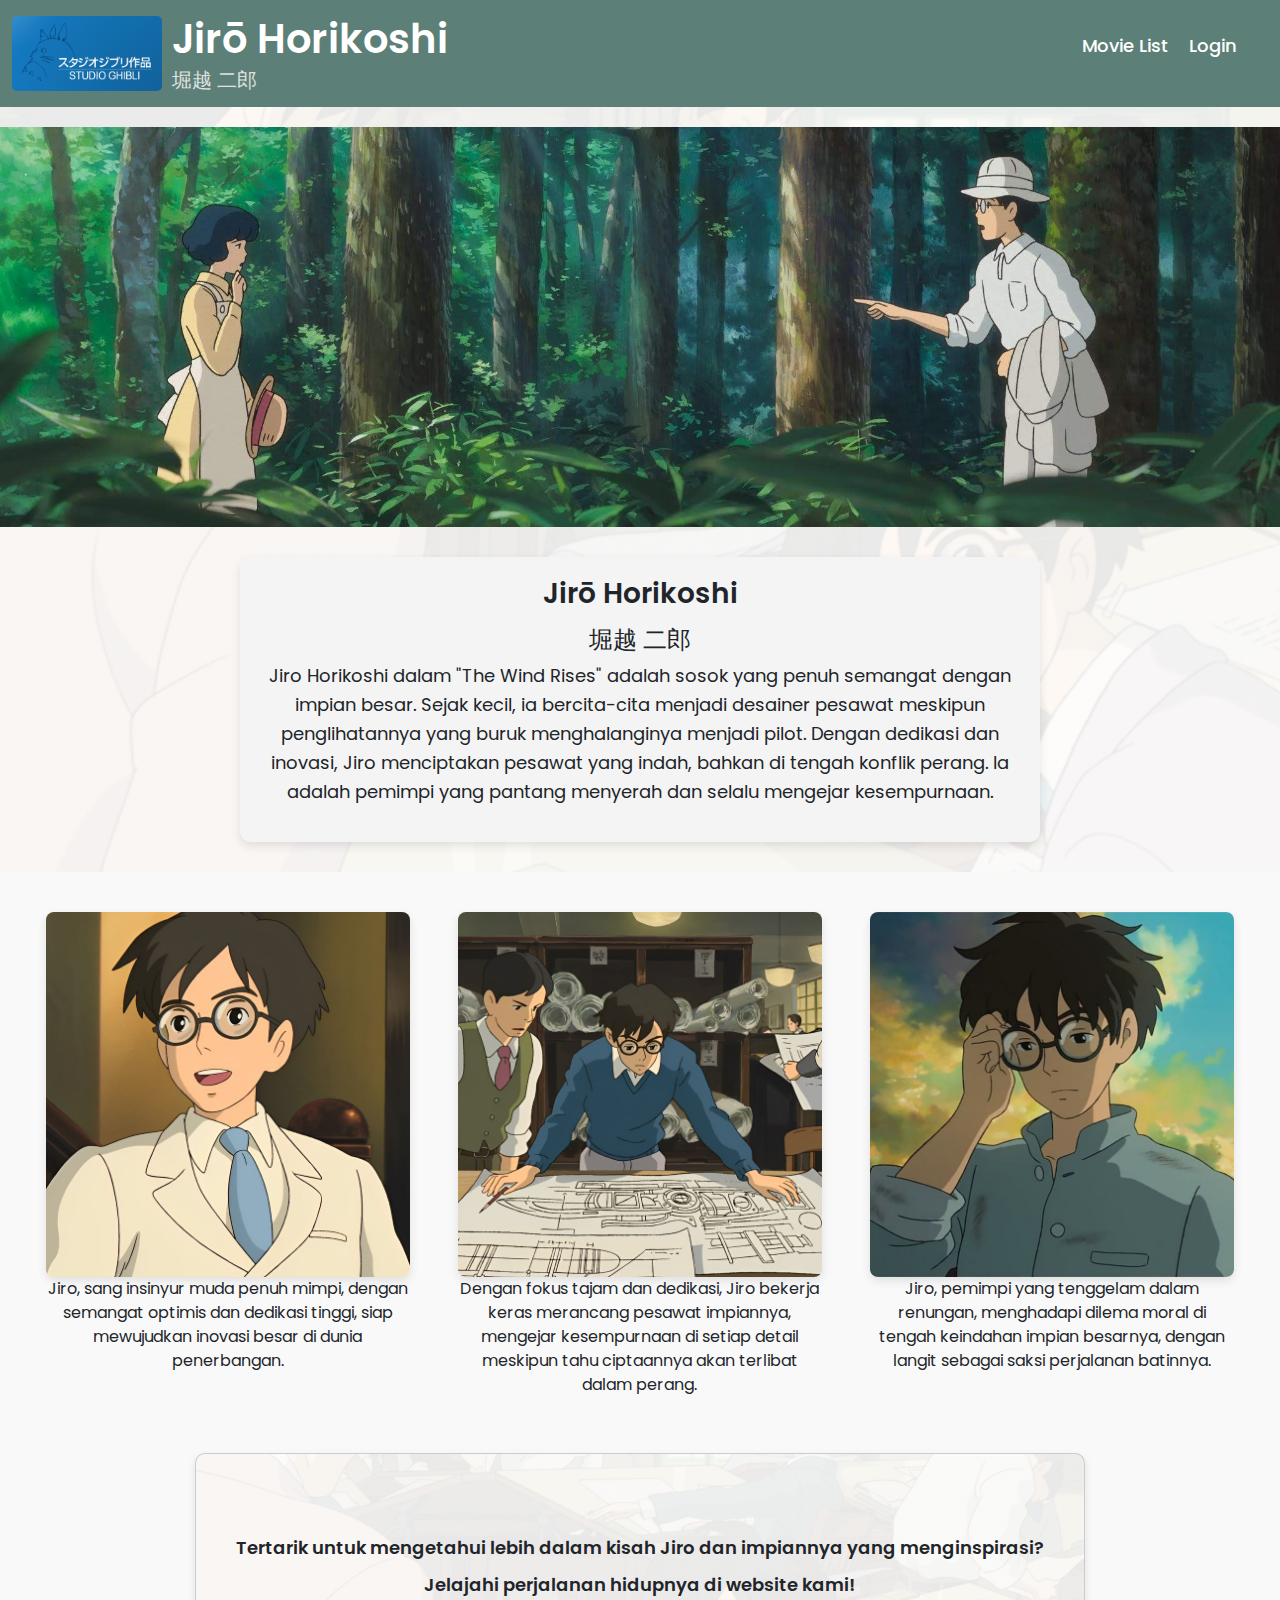
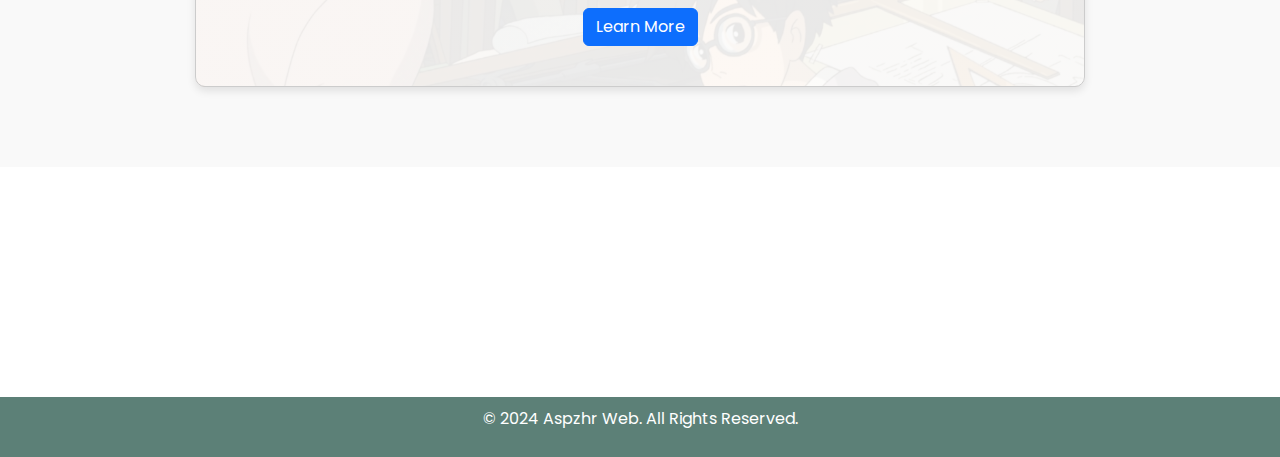
<file: index.html>
<!DOCTYPE html>
<html lang="en">
<head>
    <meta charset="UTF-8">
    <meta name="viewport" content="width=device-width, initial-scale=1.0">
    <!-- Menambahkan link Google Fonts untuk Poppins -->
    <link href="https://fonts.googleapis.com/css2?family=Poppins:wght@300;400;500;600;700&display=swap" rel="stylesheet">
    <link rel="stylesheet" href="https://cdnjs.cloudflare.com/ajax/libs/bootstrap/5.3.3/css/bootstrap.min.css" />
    <link rel="stylesheet" href="styles.css">
    <title>Jiro</title>
</head>
<body>
    <header>
        <div class="container-fluid">
            <!-- Ikon hamburger -->
            <div class="humburger" onclick="toggleMenu()">
                &#9776; <!-- Ikon hamburger (3 garis) -->
            </div>
            <div class="logo-title">
                <img src="img/logo ghibli.jpg" alt="Logo Jiro" class="logo"> 
                <div>
                    <h1>Jirō Horikoshi</h1>
                    <h2>堀越 二郎</h2>
                </div>
            </div>
            <nav>
                <ul id="nav-list">
                    <li><a href="./table.html">Movie List</a></li>
                    <li><a href="./login.html">Login</a></li>
                </ul>
            </nav>            
        </div>
    </header>

    <!-- Gambar Cover Statis -->
    <div class="cover-image">
        <img src="img/img1 lsc.jpg" alt="Castle in the Sky">
    </div>

    <main>
        <!-- About the Film Section -->
        <section class="about-film">
            <h3>Jirō Horikoshi</h3>
            <h4>堀越 二郎</h4>
            <p>Jiro Horikoshi dalam "The Wind Rises" adalah sosok yang penuh semangat dengan impian besar. Sejak kecil, ia bercita-cita menjadi desainer pesawat meskipun penglihatannya yang buruk menghalanginya menjadi pilot. Dengan dedikasi dan inovasi, Jiro menciptakan pesawat yang indah, bahkan di tengah konflik perang. Ia adalah pemimpi yang pantang menyerah dan selalu mengejar kesempurnaan.</p>
        </section>

        <!-- Tambahan 3 gambar dengan bacaan -->
        <section class="extra-info">
            <div class="image-container">
                <div class="image-box">
                    <img src="img/img6.jpeg" alt="Info 1">
                    <p>Jiro, sang insinyur muda penuh mimpi, dengan semangat optimis dan dedikasi tinggi, siap mewujudkan inovasi besar di dunia penerbangan.</p>
                </div>
                <div class="image-box">
                    <img src="img/img7.jpeg" alt="Info 2">
                    <p>Dengan fokus tajam dan dedikasi, Jiro bekerja keras merancang pesawat impiannya, mengejar kesempurnaan di setiap detail meskipun tahu ciptaannya akan terlibat dalam perang.</p>
                </div>
                <div class="image-box">
                    <img src="img/img8.jpeg" alt="Info 3">
                    <p>Jiro, pemimpi yang tenggelam dalam renungan, menghadapi dilema moral di tengah keindahan impian besarnya, dengan langit sebagai saksi perjalanan batinnya.</p>
                </div>
            </div>
            <!-- Box for Ayok Login -->
            <div class="login-container">
                <div class="call-to-action">
                    <p>Tertarik untuk mengetahui lebih dalam kisah Jiro dan impiannya yang menginspirasi?</p>
                    <p>Jelajahi perjalanan hidupnya di website kami!</p>
                    <a href="login.html" class="btn btn-primary">Learn More</a>
                </div>
            </div>
        </section>
    </main>
    
    <footer>
        <p>&copy; 2024 Aspzhr Web. All Rights Reserved.</p>
    </footer>

    <script>
        // JavaScript untuk toggle menu
        function toggleMenu() {
            var navList = document.getElementById("nav-list");
            navList.classList.toggle("active");
        }
    </script>
    
</body>
</html>
</file>
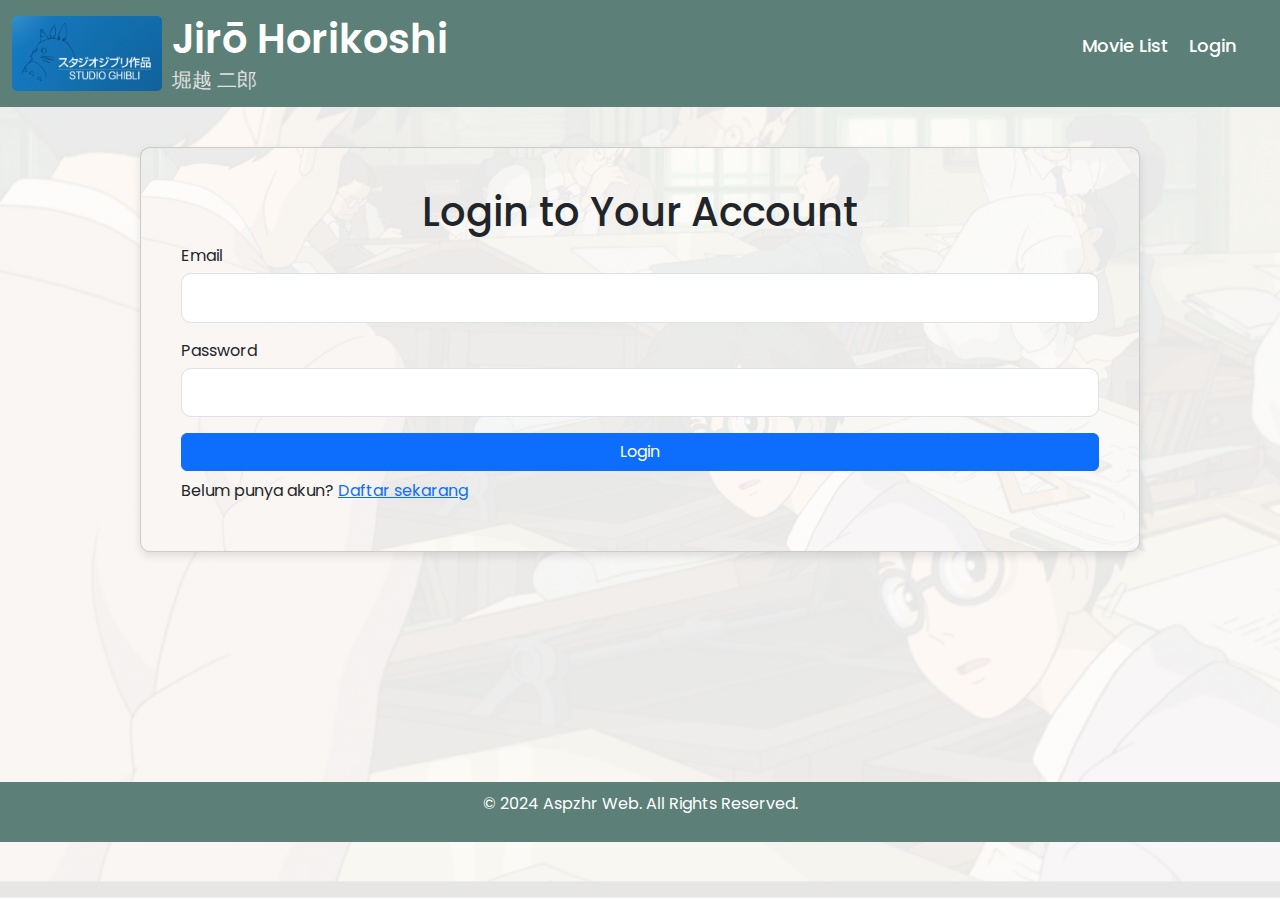
<file: login.html>
<!DOCTYPE html>
<html lang="en">
<head>
    <meta charset="UTF-8">
    <meta name="viewport" content="width=device-width, initial-scale=1.0">
    <link href="https://fonts.googleapis.com/css2?family=Poppins:wght@300;400;500;600;700&display=swap" rel="stylesheet">
    <link rel="stylesheet" href="https://cdnjs.cloudflare.com/ajax/libs/bootstrap/5.3.3/css/bootstrap.min.css" />
    <link rel="stylesheet" href="styles.css">
    <title>Login</title>
</head>
<body>
    <header>
        <div class="container-fluid">
            <!-- Ikon hamburger -->
            <div class="humburger" onclick="toggleMenu()">
                &#9776; <!-- Ikon hamburger (3 garis) -->
            </div>
            <div class="logo-title">
                <img src="img/logo ghibli.jpg" alt="Logo Jiro" class="logo"> 
                <div>
                    <h1>Jirō Horikoshi</h1>
                    <h2>堀越 二郎</h2>
                </div>
            </div>
            <nav>
                <ul id="nav-list">
                    <li><a href="./table.html">Movie List</a></li>
                    <li><a href="./login.html">Login</a></li>
                </ul>
            </nav>            
        </div>
    </header>

    <div class="login-container login-page">
        <div class="form-frame">
            <h1 class="text-center">Login to Your Account</h1>
            <form class="vstack gap-3" action="./login.php" method="post">
                <div>
                    <label for="email">Email</label>
                    <input class="form-control" type="email" id="email" name="email" required>
                </div>

                <div>
                    <label for="password">Password</label> <br>
                    <input class="form-control" type="password" id="password" name="password" required>
                </div>

                <button type="submit" class="btn btn-primary">Login</button>
            </form>
            <p class="my-2">Belum punya akun? <a href="register.html">Daftar sekarang</a></p>
        </div>
    </div>

    <footer>
        <p>&copy; 2024 Aspzhr Web. All Rights Reserved.</p>
    </footer>
    
</body>
</html>
</file>
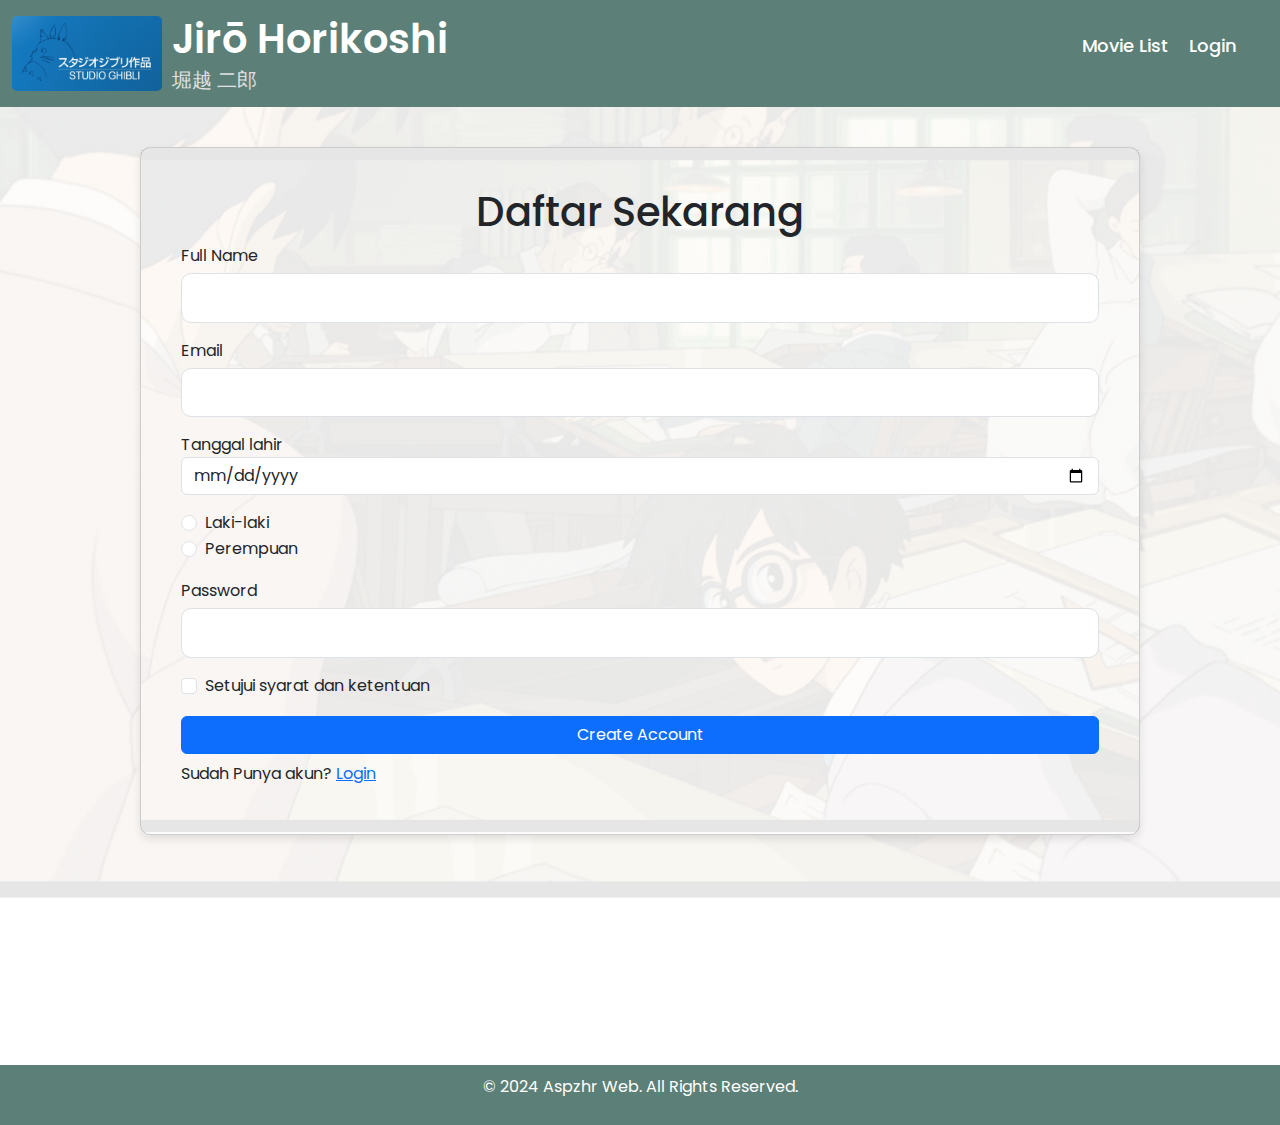
<file: register.html>
<!DOCTYPE html>
<html lang="en">
<head>
    <meta charset="UTF-8">
    <meta name="viewport" content="width=device-width, initial-scale=1.0">
    <link href="https://fonts.googleapis.com/css2?family=Poppins:wght@300;400;500;600;700&display=swap" rel="stylesheet">
    <link rel="stylesheet" href="https://cdnjs.cloudflare.com/ajax/libs/bootstrap/5.3.3/css/bootstrap.min.css" />
    <link rel="stylesheet" href="styles.css">
    <title>Register</title>
</head>
<body>
    <header>
        <div class="container-fluid">
            <!-- Ikon hamburger -->
            <div class="humburger" onclick="toggleMenu()">
                &#9776; <!-- Ikon hamburger (3 garis) -->
            </div>
            <div class="logo-title">
                <img src="img/logo ghibli.jpg" alt="Logo Jiro" class="logo"> 
                <div>
                    <h1>Jirō Horikoshi</h1>
                    <h2>堀越 二郎</h2>
                </div>
            </div>
            <nav>
                <ul id="nav-list">
                    <li><a href="./table.html">Movie List</a></li>
                    <li><a href="./login.html">Login</a></li>
                </ul>
            </nav>            
        </div>
    </header>

    <div class="login-container register-page">
        <div class="form-frame">
            <h1 class="text-center">Daftar Sekarang</h1>
            <form class="vstack gap-3" method="post" action="./register.php">
                <div>
                    <label for="fullname">Full Name</label>
                    <input class="form-control" type="text" id="fullname" name="fullname" required>
                </div>
                <div>
                    <label for="email">Email</label>
                    <input class="form-control" type="email" id="email" name="email" required>
                </div>
                <div>
                    <label for="date">Tanggal lahir</label>
                    <input class="form-control" type="date" id="birth" name="birth" required>
                </div>
                <div>
                    <div class="form-check">
                        <input class="form-check-input" name="gender" type="radio" value="male" id="male">
                        <label class="form-check-label" for="male">
                            Laki-laki
                        </label>
                    </div>
                    <div class="form-check">
                        <input class="form-check-input" name="gender" type="radio" value="female" id="female">
                        <label class="form-check-label" for="female">
                            Perempuan
                        </label>
                    </div>
                </div>
                <div>
                    <label for="password">Password</label> <br>
                    <input class="form-control" type="password" id="password" name="password" required>
                </div>
                <div class="form-check form-check-lg">
                    <input class="form-check-input" name="confirm" type="checkbox" value="female" id="female">
                    <label class="form-check-label" for="female">
                        Setujui syarat dan ketentuan
                    </label>
                </div>
                <button type="submit" class="btn btn-primary">Create Account</button>
            </form>
            <p class="my-2">Sudah Punya akun? <a href="./login.html">Login</a></p>
        </div>
    </div>

    <footer>
        <p>&copy; 2024 Aspzhr Web. All Rights Reserved.</p>
    </footer>

    <script src="./register.js"></script>
    
</body>
</html>
</file>
<file: styles.css>
body {
    font-family: 'Poppins', sans-serif;
    margin: 0;
    padding: 0;
    background: linear-gradient(
        rgba(255, 255, 255, 0.9),
        rgba(255, 255, 255, 0.9)
    ), url('img/img2\ lsc.png'); /* Gambar latar belakang */
    background-size: cover;
    background-repeat: no-repeat;
    background-attachment: fixed;
}

header {
    background-color: #5c8077;
    color: white;
    padding: 15px 0;
    position: relative;
    z-index: 10;
}

.logo-title {
    display: flex;
    align-items: center;
    gap:10px;
}

.logo {
    width: 150px;
    height: auto;
    border-radius: 5px;
    align-items: flex-start;
}

.title-text {
    display: flex;
    flex-direction: column;
    align-items: flex-start;
}

.humburger {
    display: none;
    font-size: 32px;
    cursor: pointer;
    color: white;
    background-color: transparent;
    border: none;
    padding: 10px;
    z-index: 20;
    position: absolute;
    top: 15px;
    right: 20px;
}

.humburger:hover {
    color: #e0e0e0;
}

.about-film, .extra-info{
    background-color: rgba(244, 244, 244, 0.9);
}

.login-box {
    background-color:rgba(255, 87, 51, 0.9);
}

.login-button {
    font-size: 25px;
    padding: 5px 10px;
    border-radius: 10px;
    background-color: #4b6a61;
    color: #ccc;
    margin-top: 10px;
}

.create-button {
    font-size: 25px;
    padding: 5px 10px;
    border-radius: 10px;
    background-color: #4b6a61;
    color: #ccc;
    margin-top: 10px;
}

#fullname, #email, #password {
    font-size: 25px;
    padding: 5px 5px;
    margin-top: 5px;
    border-radius: 10px;
}

header .container-fluid {
    display: flex;
    justify-content: space-between;
    align-items: center;
    width: 100%;
}

header h1 {
    margin: 0;
    font-weight: 600;
}

header h2 {
    margin: 0;
    font-weight: 400;
    font-size: 20px;
    color: #e0e0e0;
    margin-top: 5px;
}

nav {
    margin: 0 2rem;
}
nav ul {
    list-style: none;
    display: flex;
    gap: 20px;
}

nav ul li a {
    color: white;
    text-decoration: none;
    font-size: 18px;
    font-weight: 500;
}

/* Cover Image */
.cover-image {
    width: 100%;
    max-width: auto; /* Ukuran lebar gambar diubah menjadi 1000px */
    margin: 20px auto;
    max-height: 400px; /* Meningkatkan tinggi maksimum gambar */
    overflow: hidden;
    display: flex;
    justify-content: center;
    align-items: center;
}

.cover-image img {
    width: 100%;
    height: auto;
    max-height: 400px;
    object-fit: cover;
    border-radius: 0px;
    box-shadow: 0 4px 8px rgba(0, 0, 0, 0.1);
}

/* About the Film Box */
.about-film {
    max-width: 800px;
    margin: 30px auto;
    padding: 20px;
    background-color: #f4f4f4;
    border-radius: 10px;
    box-shadow: 0 4px 10px rgba(0, 0, 0, 0.1);
    text-align: center;
}

.about-film h3 {
    font-size: 28px;
    margin-bottom: 15px;
    font-weight: 600;
}

.about-film p {
    font-size: 18px;
    line-height: 1.6;
    font-weight: 400;
}

/* Extra info section */
.extra-info {
    display: flex;
    flex-direction: column;
    align-items: center;
    padding: 40px 0;
    background-color: #f9f9f9;
}

.image-container {
    display: flex;
    justify-content: space-around;
    width: 95%;
    margin: auto;
    flex-wrap: wrap;
    gap: 20px;
}

.image-box {
    flex: 1;
    max-width: 30%;
    text-align: center;
}

.image-box img {
    width: 100%;
    border-radius: 8px;
    box-shadow: 0 4px 10px rgba(0, 0, 0, 0.1);
}

.login-container {
    max-width: 1000px; /* Atur lebar maksimum */
    margin: 40px auto; /* Jarak atas dan bawah serta pusatkan */
    padding: 40px; /* Padding di dalam box */
    background-color: #f4f4f4; /* Warna latar belakang box */
    background: linear-gradient(
        rgba(255, 255, 255, 0.9),
        rgba(255, 255, 255, 0.9)
    ), url('img/img2\ lsc.png'); /* Gambar latar belakang */
    background-size: cover;
    background-repeat: no-repeat;
    background-position: center;
    border: 1px solid #ccc; /* Border tipis */
    border-radius: 10px; /* Sudut melengkung */
    box-shadow: 0 4px 8px rgba(0, 0, 0, 0.1); /* Tambahkan bayangan */
    position: relative;
    overflow: hidden;
}


.call-to-action {
    margin-top: 40px;
    text-align: center;
}

.call-to-action p {
    margin: 10px 0; /* Jarak antar paragraf */
    font-size: 18px; /* Ukuran font */
    line-height: 1.5; /* Jarak antar baris */
    font-weight: 600;
}

/* Kotak "Ayok Login" */
.login-box {
    display: inline-block;
    padding: 15px 30px;
    background-color: #5c8077;
    color: white;
    font-size: 20px;
    font-weight: 600;
    text-decoration: none;
    border-radius: 8px;
    box-shadow: 0 4px 8px rgba(0, 0, 0, 0.2);
    transition: background-color 0.3s, transform 0.3s;
    margin-top: 30px;
}

.login-box:hover {
    background-color: #ff704d;
    transform: translateY(-2px);
}

table thead {
    position: sticky;
    top: 0;
}

footer {
    background-color: #5c8077;
    color: white;
    text-align: center;
    padding: 10px 0;
    font-weight: 400;
    margin-top: 230px;
}


@media (max-width: 992px) {
    .humburger {
        display: block; /* Tampilkan hamburger pada layar kecil */
    }

    .logo-title {
        flex: 1;
    }

    .login-page {
        margin-top: 100px;
    }
    

    nav ul {
        display: none; /* Sembunyikan menu default di layar kecil */
        position: absolute;
        top: 60px;
        left: 0;
        width: 100%;
        background-color: rgba(92, 128, 119, 0.95);
        flex-direction: column;
        text-align: center;
        gap: 10px;
        padding: 20px 0;
        z-index: 9;
        transition: all 0.3s ease;
    }

    nav ul.active {
        display: flex; /* Tampilkan menu saat tombol hamburger diklik */
    }

    nav ul li {
        width: 100%;
    }

    nav ul li a {
        font-size: 20px;
        padding: 15px 0;
        display: block;
        width: 100%;
        text-align: center;
        border-bottom: 1px solid #e0e0e0;
        color: white;
    }

    nav ul li a:hover {
        background-color: #4b6a61;
    }
}
</file>
